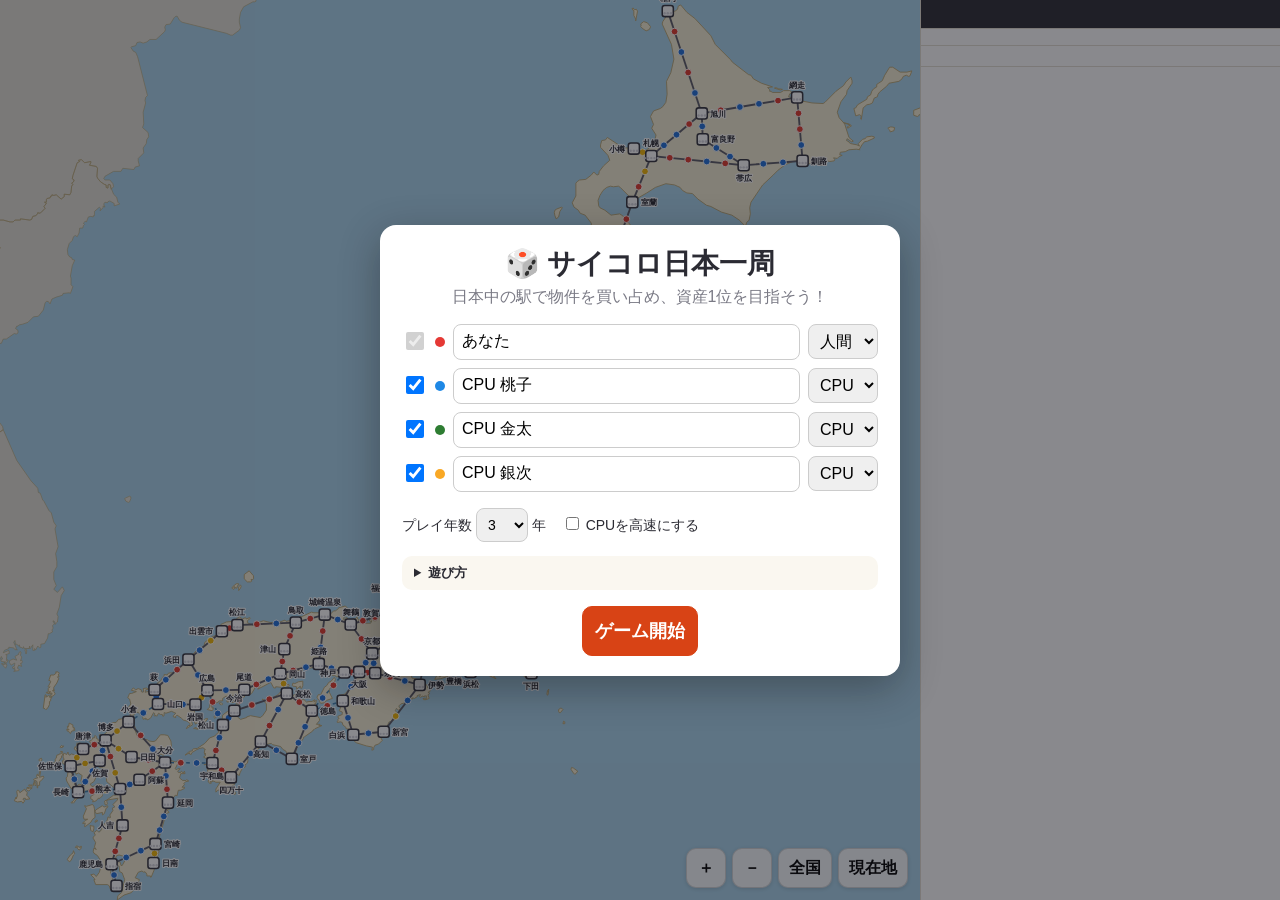
<file: index.html>
<!doctype html>
<html lang="ja">
<head>
<meta charset="utf-8">
<meta name="viewport" content="width=device-width, initial-scale=1">
<title>サイコロ日本一周</title>
<link rel="stylesheet" href="style.css">
</head>
<body>
<div id="app">
  <main id="map-wrap">
    <svg id="map" xmlns="http://www.w3.org/2000/svg" preserveAspectRatio="xMidYMid meet"></svg>
    <div id="map-ctrl">
      <button data-z="in" title="拡大">＋</button>
      <button data-z="out" title="縮小">－</button>
      <button data-z="all" title="全国を表示">全国</button>
      <button data-z="me" title="手番プレイヤーと目的地">現在地</button>
    </div>
    <div id="toast"></div>
    <div id="dice-overlay"></div>
  </main>
  <aside id="side">
    <header id="status">
      <div id="date"></div>
      <div id="dest"></div>
    </header>
    <section id="players"></section>
    <section id="actions"></section>
    <section id="log"></section>
  </aside>
</div>
<div id="modal" class="hidden"><div class="modal-box"></div></div>
<script src="js/coast.js"></script>
<script src="js/data.js"></script>
<script src="js/game.js"></script>
</body>
</html>
</file>
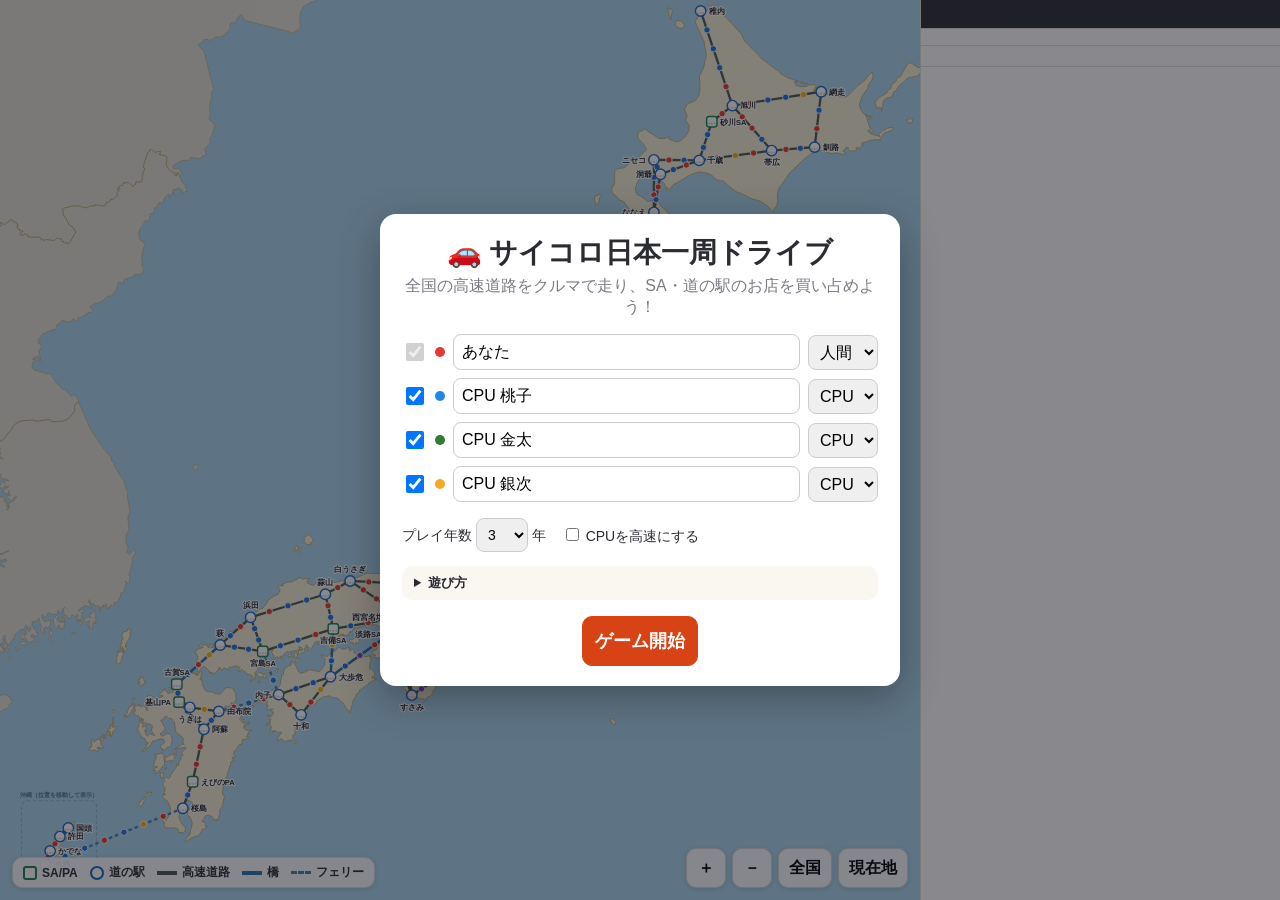
<file: drive/index.html>
<!doctype html>
<html lang="ja">
<head>
<meta charset="utf-8">
<meta name="viewport" content="width=device-width, initial-scale=1">
<title>サイコロ日本一周ドライブ</title>
<link rel="stylesheet" href="../style.css">
<link rel="stylesheet" href="drive.css">
</head>
<body>
<div id="app">
  <main id="map-wrap">
    <svg id="map" xmlns="http://www.w3.org/2000/svg" preserveAspectRatio="xMidYMid meet"></svg>
    <div id="legend">
      <span><i class="lg lg-sa"></i>SA/PA</span>
      <span><i class="lg lg-mi"></i>道の駅</span>
      <span><i class="lg lg-road"></i>高速道路</span>
      <span><i class="lg lg-bridge"></i>橋</span>
      <span><i class="lg lg-ferry"></i>フェリー</span>
    </div>
    <div id="map-ctrl">
      <button data-z="in" title="拡大">＋</button>
      <button data-z="out" title="縮小">－</button>
      <button data-z="all" title="全国を表示">全国</button>
      <button data-z="me" title="手番プレイヤーと目的地">現在地</button>
    </div>
    <div id="toast"></div>
    <div id="dice-overlay"></div>
  </main>
  <aside id="side">
    <header id="status">
      <div id="date"></div>
      <div id="dest"></div>
    </header>
    <section id="players"></section>
    <section id="actions"></section>
    <section id="log"></section>
  </aside>
</div>
<div id="modal" class="hidden"><div class="modal-box"></div></div>
<script src="../js/coast.js"></script>
<script src="js/data.js"></script>
<script src="js/game.js"></script>
</body>
</html>
</file>
<file: style.css>
/* 一つの配色に固定した明るいデザイン */
:root {
  color-scheme: light;
  --bg: #f4f1ea;
  --panel: #ffffff;
  --ink: #2b2b33;
  --muted: #7a7a85;
  --line: #e3ded3;
  --accent: #d84315;
  --sea: #a9d4ec;
  --land: #f3ecd2;
  --coast: #b9a774;
  --foreign: #e2e0d6;
  --plus: #1e6fd9;
  --minus: #e0392b;
  --card: #f2b705;
}
* { box-sizing: border-box; }
html, body { margin: 0; height: 100%; }
body {
  font-family: "Hiragino Kaku Gothic ProN", "Hiragino Sans", "Noto Sans JP", Meiryo, sans-serif;
  background: var(--bg);
  color: var(--ink);
  overflow: hidden;
}
button { font: inherit; }

#app { display: flex; height: 100%; }
#map-wrap { position: relative; flex: 1; min-width: 0; background: var(--sea); }
#map { width: 100%; height: 100%; display: block; touch-action: none; cursor: grab; user-select: none; }
#map:active { cursor: grabbing; }
#side {
  width: 360px; flex-shrink: 0; display: flex; flex-direction: column;
  background: var(--panel); border-left: 1px solid var(--line); min-height: 0;
}

/* ---- map ---- */
.sea { fill: var(--sea); }
.land { fill: var(--land); stroke: var(--coast); stroke-width: 1.5; stroke-linejoin: round; }
.foreign { fill: var(--foreign); stroke: var(--coast); stroke-width: 1; }
.route { stroke: #5b5b66; stroke-width: 3; }
.sea-route { stroke: #3f7fae; stroke-dasharray: 6 5; stroke-width: 2.5; }
.sq { stroke: #fff; stroke-width: 1.5; }
.sq-plus { fill: var(--plus); }
.sq-minus { fill: var(--minus); }
.sq-card { fill: var(--card); }
.station { cursor: pointer; }
.st-box { fill: #fff; stroke: #33333d; stroke-width: 2.5; }
.st-box.mono { stroke: #222; }
.station:hover .st-box { stroke: var(--accent); }
.st-label {
  font-size: 13px; font-weight: 700; fill: #26262e;
  paint-order: stroke; stroke: rgba(255,255,255,.9); stroke-width: 3.5px; stroke-linejoin: round;
  pointer-events: none;
}
.pip { fill: #d5d5dc; }
.pip.owned { stroke: #fff; stroke-width: .8; }
.dest-ring { fill: none; stroke: var(--accent); stroke-width: 3; animation: pulse 1.4s ease-in-out infinite; transform-box: fill-box; transform-origin: center; }
.flag-pole { stroke: #444; stroke-width: 2; }
.flag-cloth { fill: var(--accent); stroke: #fff; stroke-width: 1; }
.dest-flag { pointer-events: none; }
@keyframes pulse { 0%,100% { transform: scale(1); opacity: 1; } 50% { transform: scale(1.35); opacity: .45; } }
.token { transition: transform .18s ease-out; pointer-events: none; }
.token-body { stroke: #fff; stroke-width: 2.5; filter: drop-shadow(0 1px 2px rgba(0,0,0,.45)); }
.token.active .token-body { stroke: #111; stroke-width: 3; }
.token-text { fill: #fff; font-size: 11px; font-weight: 800; }
.cand { fill: rgba(255,255,255,.35); stroke: #ff6f00; stroke-width: 3.5; cursor: pointer; animation: blink 1s ease-in-out infinite; }
.cand:hover { fill: rgba(255,111,0,.4); }
.cand-dest { stroke: #c62828; stroke-width: 4.5; }
@keyframes blink { 50% { stroke-opacity: .35; } }
.path-preview { fill: none; stroke-width: 6; stroke-linecap: round; stroke-linejoin: round; opacity: .7; pointer-events: none; }

#map-ctrl { position: absolute; right: 12px; bottom: 12px; display: flex; gap: 6px; }
#map-ctrl button {
  min-width: 40px; height: 40px; padding: 0 10px; border-radius: 10px; border: 1px solid rgba(0,0,0,.15);
  background: rgba(255,255,255,.92); font-weight: 700; cursor: pointer; box-shadow: 0 1px 4px rgba(0,0,0,.15);
}
#map-ctrl button:hover { background: #fff; }

#toast {
  position: absolute; top: 14px; left: 50%; transform: translate(-50%, -20px); opacity: 0;
  background: rgba(30,30,38,.92); color: #fff; padding: 10px 18px; border-radius: 12px;
  font-size: 15px; text-align: center; pointer-events: none; transition: all .25s; max-width: 90%;
  box-shadow: 0 4px 16px rgba(0,0,0,.25);
}
#toast.show { opacity: 1; transform: translate(-50%, 0); }
#toast.plus { background: rgba(21,90,190,.95); }
#toast.minus { background: rgba(200,40,30,.95); }
#toast.card { background: rgba(190,140,0,.96); }
#toast.gold { background: linear-gradient(135deg, #b8860b, #e0a800); }

#dice-overlay {
  position: absolute; inset: 0; display: none; flex-direction: column; align-items: center; justify-content: center;
  background: rgba(0,0,0,.25); pointer-events: none; gap: 14px;
}
#dice-overlay.show { display: flex; }
.dice-row { display: flex; gap: 14px; }
.die {
  width: 72px; height: 72px; background: #fff; border-radius: 14px; display: grid;
  grid-template-columns: repeat(3, 1fr); grid-template-rows: repeat(3, 1fr); padding: 10px; gap: 2px;
  box-shadow: 0 6px 18px rgba(0,0,0,.3), inset 0 -4px 0 #ddd;
}
.die i { border-radius: 50%; }
.die i.on { background: #222; margin: 3px; }
.dice-sum {
  font-size: 44px; font-weight: 900; color: #fff; text-shadow: 0 2px 8px rgba(0,0,0,.5);
  background: var(--accent); border-radius: 50%; width: 76px; height: 76px; display: flex; align-items: center; justify-content: center;
}

/* ---- side panel ---- */
#status { padding: 12px 14px; border-bottom: 1px solid var(--line); background: #2b2b33; color: #fff; }
#date b { font-size: 18px; }
#date span { color: #bbb; font-size: 12px; margin-left: 6px; }
#dest { margin-top: 4px; font-size: 14px; }
#dest b { color: #ffb74d; font-size: 16px; }
#dest span { display: block; color: #ccc; font-size: 12px; }

#players { padding: 8px; display: grid; grid-template-columns: 1fr 1fr; gap: 6px; border-bottom: 1px solid var(--line); }
.pl { border: 2px solid var(--line); border-radius: 10px; padding: 6px 8px; font-size: 12px; background: #fff; }
.pl.active { border-color: var(--c); box-shadow: 0 0 0 2px color-mix(in srgb, var(--c) 25%, transparent); }
.pl-head { display: flex; align-items: center; gap: 5px; margin-bottom: 2px; }
.pl-name { font-weight: 700; font-size: 13px; overflow: hidden; text-overflow: ellipsis; white-space: nowrap; }
.dot { width: 10px; height: 10px; border-radius: 50%; background: var(--c); flex-shrink: 0; }
.tag { font-size: 9px; background: #eee; color: #666; border-radius: 4px; padding: 0 4px; }
.rank { margin-left: auto; font-weight: 800; color: var(--c); }
.pl-row { display: flex; justify-content: space-between; gap: 4px; }
.pl-row b { font-variant-numeric: tabular-nums; }
.pl-row.sub { color: var(--muted); font-size: 11px; }
.neg { color: var(--minus); }

#actions { padding: 10px 12px; border-bottom: 1px solid var(--line); display: flex; flex-direction: column; gap: 8px; }
.prompt { font-weight: 700; border-left: 5px solid var(--c, #888); padding-left: 8px; }
.btn {
  border: 1px solid #ccc; background: #fff; border-radius: 10px; padding: 8px 12px; cursor: pointer;
  font-weight: 700; color: var(--ink);
}
.btn:hover:not(:disabled) { background: #f5f5f5; }
.btn:disabled { opacity: .4; cursor: not-allowed; }
.btn.primary { background: var(--accent); border-color: var(--accent); color: #fff; }
.btn.primary:hover:not(:disabled) { background: #bf360c; }
.btn.big { font-size: 18px; padding: 12px; }
.btn.small { padding: 4px 10px; font-size: 12px; }
.btn.ghost { background: transparent; border-style: dashed; font-weight: 500; }
.cards { display: flex; flex-wrap: wrap; gap: 6px; }
.btn.card { display: flex; flex-direction: column; align-items: flex-start; background: #fff8e1; border-color: var(--card); font-size: 13px; }
.btn.card small { font-weight: 500; color: var(--muted); }
.cand-list { display: flex; flex-direction: column; gap: 4px; max-height: 240px; overflow: auto; }
.cand-btn { display: flex; justify-content: space-between; align-items: center; text-align: left; border-left-width: 6px; }
.cand-btn small { color: var(--muted); font-weight: 500; }
.cand-btn.t-plus { border-left-color: var(--plus); }
.cand-btn.t-minus { border-left-color: var(--minus); }
.cand-btn.t-card { border-left-color: var(--card); }
.cand-btn.t-station { border-left-color: #333; }

#log { flex: 1; overflow: auto; padding: 8px 12px; font-size: 12px; min-height: 60px; }
.log-item { border-left: 3px solid #ccc; padding: 2px 0 2px 8px; margin-bottom: 4px; color: #444; }

/* ---- modal ---- */
#modal {
  position: fixed; inset: 0; background: rgba(20,20,28,.5); display: flex; align-items: center; justify-content: center;
  z-index: 10; padding: 16px;
}
#modal.hidden { display: none; }
.modal-box {
  background: #fff; border-radius: 16px; padding: 20px 22px; width: 100%; max-width: 520px; max-height: 100%;
  overflow: auto; box-shadow: 0 12px 40px rgba(0,0,0,.3); animation: pop .2s ease-out;
}
@keyframes pop { from { transform: scale(.94); opacity: 0; } }
.modal-box h2 { margin: 0 0 10px; font-size: 20px; }
.modal-box h3 { margin: 16px 0 6px; font-size: 15px; }
.modal-actions { display: flex; justify-content: flex-end; gap: 8px; margin-top: 16px; }
.props { width: 100%; border-collapse: collapse; font-size: 14px; }
.props th { text-align: left; font-size: 12px; color: var(--muted); border-bottom: 2px solid var(--line); padding: 4px; }
.props td { border-bottom: 1px solid var(--line); padding: 6px 4px; }
.num { text-align: right; font-variant-numeric: tabular-nums; white-space: nowrap; }
.owner { display: inline-flex; align-items: center; gap: 4px; font-weight: 700; color: var(--c); white-space: nowrap; }
.owner::before { content: ""; width: 10px; height: 10px; border-radius: 50%; background: var(--c); }
.muted { color: var(--muted); }
.small { font-size: 12px; }
.mono-note { font-weight: 700; color: var(--c); }
.big-msg { font-size: 18px; }
.big-money { font-size: 28px; font-weight: 900; color: var(--accent); margin: 8px 0; }
.ranking { padding-left: 24px; margin: 0; }
.ranking li { padding: 4px 0; }
.ranking li { display: list-item; }
.ranking li > * { margin-right: 8px; }
.ranking b { float: right; font-variant-numeric: tabular-nums; }
.ranking.final li { font-size: 17px; padding: 6px 0; border-bottom: 1px solid var(--line); }

.title { margin: 0; font-size: 28px; text-align: center; }
.subtitle { text-align: center; color: var(--muted); margin: 4px 0 16px; }
.setup { display: flex; flex-direction: column; gap: 8px; }
.setup-row { display: flex; align-items: center; gap: 8px; }
.setup-row input[type=text] { flex: 1; min-width: 0; padding: 8px; border: 1px solid #ccc; border-radius: 8px; font: inherit; }
.setup-row select, .setup-opts select { padding: 7px; border-radius: 8px; border: 1px solid #ccc; font: inherit; }
.setup-opts { display: flex; flex-wrap: wrap; gap: 16px; align-items: center; margin-top: 8px; font-size: 14px; }
.chk input { width: 18px; height: 18px; }
.rules { margin-top: 14px; font-size: 13px; background: #faf7f0; border-radius: 10px; padding: 8px 12px; }
.rules summary { cursor: pointer; font-weight: 700; }
.rules ul { padding-left: 18px; margin: 8px 0 0; }
.rules li { margin-bottom: 4px; }
.sq-ic { display: inline-block; width: 10px; height: 10px; border-radius: 50%; margin-right: 3px; vertical-align: middle; }
.sq-ic.plus { background: var(--plus); }
.sq-ic.minus { background: var(--minus); }
.sq-ic.card { background: var(--card); }
.setup-modal .modal-actions { justify-content: center; }

@media (max-width: 800px) {
  #app { flex-direction: column; }
  #map-wrap { flex: none; height: 52vh; height: 52dvh; }
  #side { width: auto; flex: 1; border-left: none; border-top: 1px solid var(--line); overflow: auto; }
  #log { min-height: 120px; flex: none; }
  .die { width: 56px; height: 56px; padding: 8px; }
  .modal-box { padding: 16px; }
  .props { font-size: 13px; }
}
</file>
<file: drive/drive.css>
/* サイコロ日本一周ドライブ: ../style.css への追加分 (道路・SA/道の駅の見た目) */
:root { --hwy: #1b7f4a; --michi: #1565c0; --bridge: #2f6fa8; }

.route { stroke: #4a5a50; stroke-width: 4; }
.bridge-route { stroke: var(--bridge); stroke-width: 4.5; }
.sea-route { stroke: #3f7fae; }

.station.k-sa .st-box, .station.k-pa .st-box { stroke: var(--hwy); }
.station.k-mi .st-box { stroke: var(--michi); }
.station:hover .st-box { stroke: var(--accent); }
.st-box.mono { stroke: #222; }

.road-label {
  display: none; font-size: 10px; font-weight: 700; fill: #2d5a40; pointer-events: none;
  paint-order: stroke; stroke: rgba(255,255,255,.92); stroke-width: 3px; stroke-linejoin: round;
}
#map.zoomed .road-label { display: block; }

.token-text { font-size: 13px; }

#legend {
  position: absolute; left: 12px; bottom: 12px; display: flex; flex-wrap: wrap; gap: 4px 12px; max-width: calc(100% - 200px);
  background: rgba(255,255,255,.92); border: 1px solid rgba(0,0,0,.12); border-radius: 10px; padding: 6px 10px;
  font-size: 12px; font-weight: 600; box-shadow: 0 1px 4px rgba(0,0,0,.15); pointer-events: none;
}
#legend span { display: inline-flex; align-items: center; gap: 5px; white-space: nowrap; }
.lg { display: inline-block; width: 14px; height: 14px; background: #fff; box-sizing: border-box; }
.lg-sa { border: 2.5px solid var(--hwy); border-radius: 3px; }
.lg-mi { border: 2.5px solid var(--michi); border-radius: 50%; }
.lg-road, .lg-bridge, .lg-ferry { height: 0; width: 20px; background: none; border-top: 4px solid #4a5a50; }
.lg-bridge { border-top-color: var(--bridge); }
.lg-ferry { border-top: 3px dashed #3f7fae; }
.sq-ic.sa { border: 2px solid var(--hwy); border-radius: 2px; background: #fff; }
.sq-ic.mi { border: 2px solid var(--michi); background: #fff; }

@media (max-width: 800px) {
  #legend { max-width: calc(100% - 24px); bottom: 62px; font-size: 11px; }
}

/* ガソリン残量 */
.pl-row.fuel { align-items: center; gap: 6px; }
.fbar { flex: 1; height: 8px; border-radius: 4px; background: #e6e3da; overflow: hidden; }
.fbar i { display: block; height: 100%; background: #2e9e5b; transition: width .3s; }
.pl-row.fuel.low .fbar i, .fuel-box.low .fbar i { background: var(--minus); }
.pl-row.fuel.low b { color: var(--minus); }
.fuel-box { display: flex; align-items: center; gap: 8px; margin: 8px 0; padding: 8px 10px; border: 1px solid var(--line); border-radius: 10px; background: #faf7f0; }
.fuel-box .fbar { height: 10px; min-width: 60px; }
.fuel-box b { font-variant-numeric: tabular-nums; }
#toast.toll { background: rgba(60,70,64,.95); }

/* 紫マス (カーディーラー) */
.sq-car { fill: #7b3fc4; }
.sq-ic.car { background: #7b3fc4; }
.cand-btn.t-car { border-left-color: #7b3fc4; }
#toast.car { background: rgba(110,50,180,.95); }
.pl-row.car { color: #6a35ad; font-weight: 700; font-size: 11px; }
.inset-frame { fill: var(--sea); stroke: #8fb4cc; stroke-width: 2; stroke-dasharray: 6 4; }
.inset-label { font-size: 11px; font-weight: 700; fill: #4d7691; }
.car-list { display: flex; flex-direction: column; gap: 8px; margin: 10px 0; }
.car-btn { display: flex; align-items: center; gap: 10px; text-align: left; padding: 10px 12px; }
.car-emoji { font-size: 28px; }
.car-info { flex: 1; min-width: 0; display: flex; flex-direction: column; gap: 2px; }
.car-info small { font-weight: 500; color: var(--muted); }
.car-price { font-weight: 800; font-variant-numeric: tabular-nums; white-space: nowrap; }
</file>
